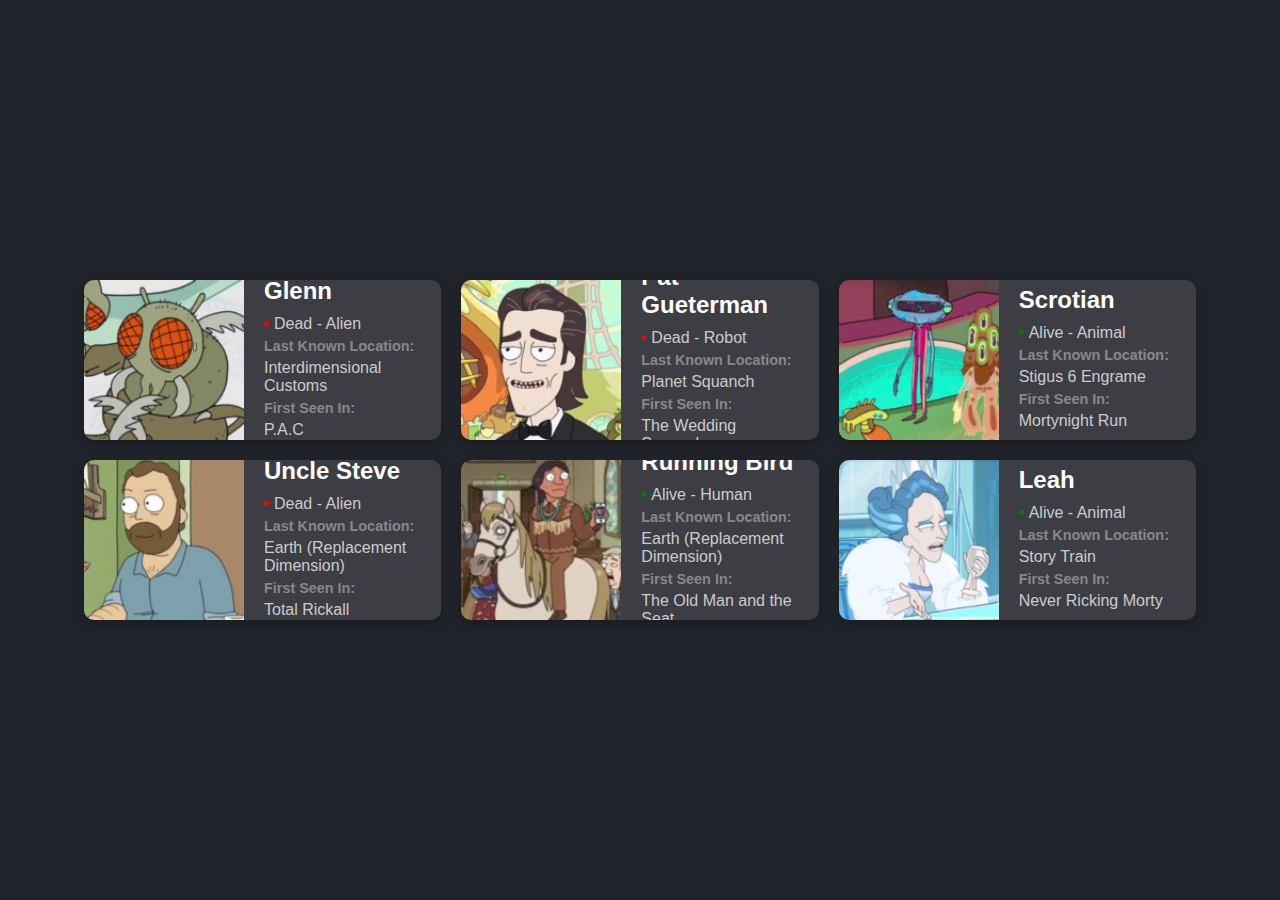
<file: Movies/index.html>
<!DOCTYPE html>
<html lang="en">
<head>
    <meta charset="UTF-8">
    <meta name="viewport" content="width=device-width, initial-scale=1.0">
    <title>Character Cards</title>
    <link rel="stylesheet" href="styles.css">
</head>
<body>
    <div class="container">
        <div class="card">
            <div class="card-content">
                <img src="Glen.png" alt="Glenn" class="character-img">
                <div class="info">
                    <h2>Glenn</h2>
                    <p><span class="status-circle dead"></span> Dead - Alien</p>
                    <p><span class="location"><strong>Last Known Location:</strong></span></p>
                    <p>Interdimensional Customs</p>
                    <p><span class="location"><strong>First Seen In:</strong></span></p>
                    <p>P.A.C</p>
                </div>
            </div>
        </div>
        <div class="card">
            <div class="card-content">
                <img src="Pat.png" alt="Pat Gueterman" class="character-img">
                <div class="info">
                    <h2>Pat Gueterman</h2>
                    <p><span class="status-circle dead"></span> Dead - Robot</p>
                    <p><span class="location"><strong>Last Known Location:</strong></span></p>
                    <p>Planet Squanch</p>
                    <p><span class="location"><strong>First Seen In:</strong></span></p>
                    <p>The Wedding Squanchers</p>
                </div>
            </div>
        </div>
        <div class="card">
            <div class="card-content">
                <img src="Scrotian.png" alt="Scrotian" class="character-img">
                <div class="info">
                    <h2>Scrotian</h2>
                    <p><span class="status-circle alive"></span> Alive - Animal</p>
                    <p><span class="location"><strong>Last Known Location:</strong></span></p>
                    <p>Stigus 6 Engrame</p>
                    <p><span class="location"><strong>First Seen In:</strong></span></p>
                    <p>Mortynight Run</p>
                </div>
            </div>
        </div>
        <div class="card">
            <div class="card-content">
                <img src="Steve.png" alt="Uncle Steve" class="character-img">
                <div class="info">
                    <h2>Uncle Steve</h2>
                    <p><span class="status-circle dead"></span> Dead - Alien</p>
                    <p><span class="location"><strong>Last Known Location:</strong></span></p>
                    <p>Earth (Replacement Dimension)</p>
                    <p><span class="location"><strong>First Seen In:</strong></span></p>
                    <p>Total Rickall</p>
                </div>
            </div>
        </div>
        <div class="card">
            <div class="card-content">
                <img src="RunningBird.png" alt="Running Bird" class="character-img">
                <div class="info">
                    <h2>Running Bird</h2>
                    <p><span class="status-circle alive"></span> Alive - Human</p>
                    <p><span class="location"><strong>Last Known Location:</strong></span></p>
                    <p>Earth (Replacement Dimension)</p>
                    <p><span class="location"><strong>First Seen In:</strong></span></p>
                    <p>The Old Man and the Seat</p>
                </div>
            </div>
        </div>
        <div class="card">
            <div class="card-content">
                <img src="Leah.png" alt="Leah" class="character-img">
                <div class="info">
                    <h2>Leah</h2>
                    <p><span class="status-circle alive"></span> Alive - Animal</p>
                    <p><span class="location"><strong>Last Known Location:</strong></span></p>
                    <p>Story Train</p>
                    <p><span class="location"><strong>First Seen In:</strong></span></p>
                    <p>Never Ricking Morty</p>
                </div>
            </div>
        </div>
    </div>
</body>
</html>
</file>
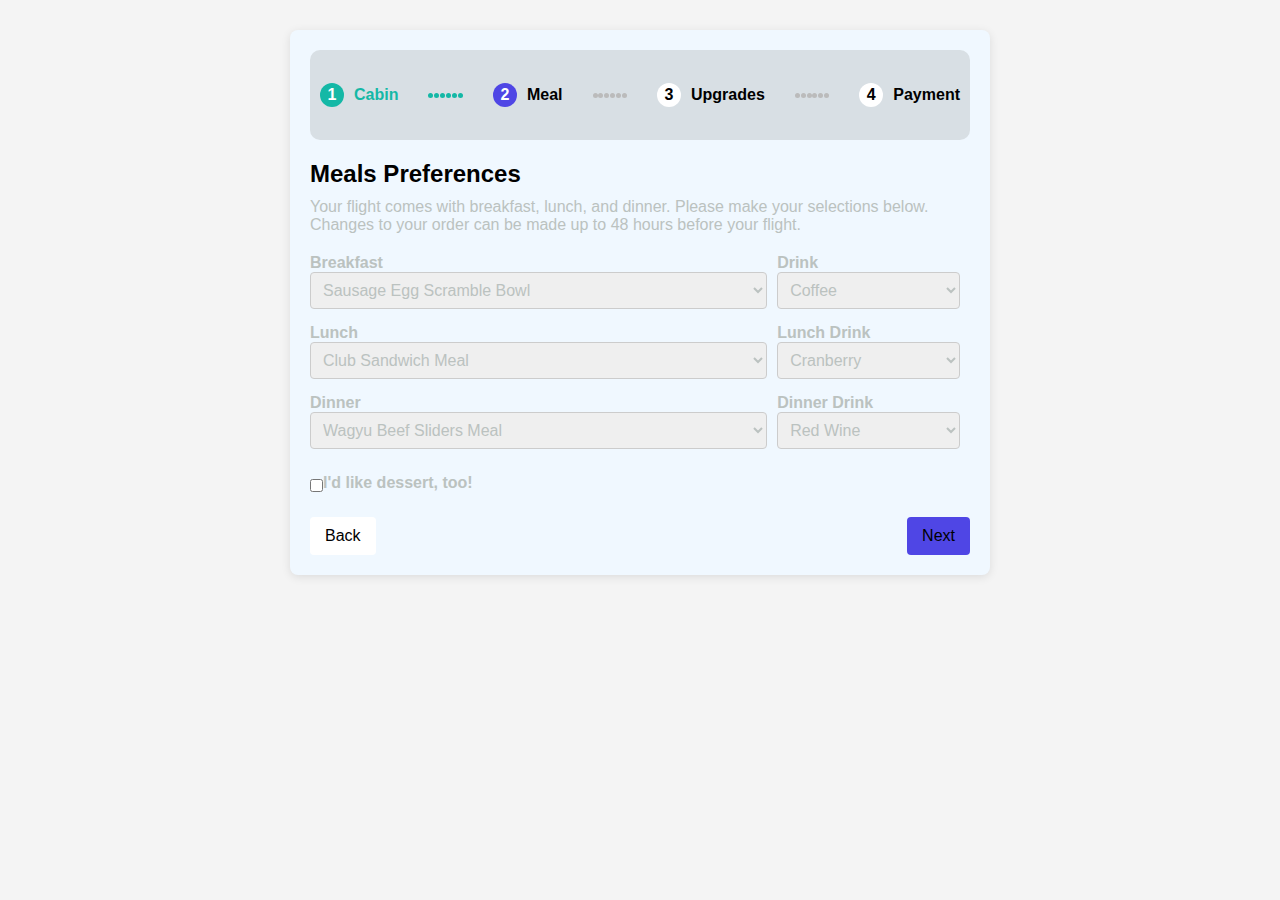
<file: Preferences/index.html>
<!DOCTYPE html>
<html lang="es">
<head>
    <meta charset="UTF-8">
    <meta name="viewport" content="width=device-width, initial-scale=1.0">
    <link rel="stylesheet" href="styles.css">
    <title>Meal Preferences</title>
</head>
<body>
    <div class="container";>
        <div class="header">
            <div class="step">
                <span class="circle">1</span>
                <span style="color: #14b8a6;">Cabin</span>
            </div>
            <div class="divider">
                <div class="dot1"></div>
                <div class="dot1"></div>
                <div class="dot1"></div>
                <div class="dot1"></div>
                <div class="dot1"></div>
                <div class="dot1"></div>
            </div>
            <div class="step active">
                <span class="circle1">2</span>
                <span>Meal</span>
            </div>
            <div class="divider">
                <div class="dot"></div>
                <div class="dot"></div>
                <div class="dot"></div>
                <div class="dot"></div>
                <div class="dot"></div>
                <div class="dot"></div>
            </div>
            <div class="step1">
                <span class="circle2">3</span>
                <span>Upgrades</span>
            </div>
            <div class="divider">
                <div class="dot"></div>
                <div class="dot"></div>
                <div class="dot"></div>
                <div class="dot"></div>
                <div class="dot"></div>
                <div class="dot"></div>
            </div>
            <div class="step1">
                <span class="circle2">4</span>
                <span>Payment</span>
            </div>
        </div>
        <h1 style="color: black;">Meals Preferences</h1>
        <p>Your flight comes with breakfast, lunch, and dinner. Please make your selections below. Changes to your order can be made up to 48 hours before your flight.</p>
        
        <form class="meal-form">
            <div class="meal-row">
                <div class="meal-group1">
                    <label for="breakfast">Breakfast</label>
                    <select id="breakfast">
                        <option value="sausage-egg-scramble-bowl">Sausage Egg Scramble Bowl</option>
                    </select>
                </div>
                
                <div class="meal-group2">
                    <label for="drink">Drink</label>
                    <select id="drink">
                        <option value="coffee">Coffee</option>
                    </select>
                </div>
            </div>

            <div class="meal-row">
                <div class="meal-group1">
                    <label for="lunch">Lunch</label>
                    <select id="lunch">
                        <option value="club-sandwich-meal">Club Sandwich Meal</option>
                    </select>
                </div>

                <div class="meal-group2">
                    <label for="lunch-drink">Lunch Drink</label>
                    <select id="lunch-drink">
                        <option value="cranberry">Cranberry</option>
                    </select>
                </div>
            </div>

            <div class="meal-row">
                <div class="meal-group1">
                    <label for="dinner">Dinner</label>
                    <select id="dinner">
                        <option value="wagyu-beef-sliders">Wagyu Beef Sliders Meal</option>
                    </select>
                </div>

                <div class="meal-group2">
                    <label for="dinner-drink">Dinner Drink</label>
                    <select id="dinner-drink">
                        <option value="red-wine">Red Wine</option>
                    </select>
                </div>
            </div>
            
            <div class="dessert-option">
                <input type="checkbox" id="dessert">
                <label for="dessert">I'd like dessert, too!</label>
            </div>
            
            <div class="buttons">
                <button type="button" class="back-button" style="color: black;">Back</button>
                <button type="submit" class="next-button" style="color: black;">Next</button>
            </div>
        </form>
    </div>
</body>
</html>
</file>
<file: Movies/styles.css>
* {
    margin: 0;
    padding: 0;
    box-sizing: border-box;
}

body {
    font-family: Arial, sans-serif;
    background-color: #202329;
    color: #fff;
    display: flex;
    justify-content: center;
    align-items: center;
    height: 100vh;
}

.container {
    display: grid;
    grid-template-columns: repeat(3, 1fr);
    gap: 20px;
    width: 90%; /* Cambiado de max-width a width */
    padding: 20px;
}

.card {
    background-color: #3c3e44;
    border-radius: 10px;
    overflow: hidden;
    box-shadow: 0 4px 8px rgba(0, 0, 0, 0.2);
    display: flex;
    align-items: center;
}

.card-content {
    display: flex;
    width: 100%;
    height: 160px;
    align-items: center;
}

.character-img {
    height: 160px;
    width: 160px;
    object-fit: cover; /* Asegura que la imagen cubra el cuadrado sin distorsionarse */
}

.info {
    padding: 20px;
    flex-grow: 1;
    display: flex; /* Usar flexbox para centrar elementos */
    flex-direction: column; /* Organiza elementos en columna */
    justify-content: center; /* Centra verticalmente los elementos */
}

h2 {
    margin-bottom: 10px;
    font-size: 1.5em;
}

p {
    margin-bottom: 5px;
    color: #ccc;
    display: flex; /* Usar flexbox en párrafos */
    align-items: center; /* Centra verticalmente el texto y el círculo */
}

.status-circle {
    display: inline-block;
    width: 5px;
    height: 5px;
    border-radius: 50%;
    margin-right: 5px;
}

.dead {
    background-color: red;
}

.alive {
    background-color: green;
}

/* Nuevos estilos para la ubicación y la primera vista */
.location {
    color: #888; /* Color gris más fuerte */
    font-size: 0.9em; /* Tamaño de letra más pequeño */
}
</file>
<file: Preferences/styles.css>
* {
    box-sizing: border-box;
    margin: 0;
    padding: 0;
    color: #bbc2c0;
}

body {
    font-family: Arial, sans-serif;
    background-color: #f4f4f4;
    color: #333;
}

span {
    color: black;
}

.container {
    width: 700px;
    margin: 30px auto;
    background: #f0f8ff;
    border-radius: 8px;
    padding: 20px;
    box-shadow: 0 2px 10px rgba(0, 0, 0, 0.1);
}

.header {
    background-color: #d8dfe4;
    display: flex;
    justify-content: space-between;
    margin-bottom: 20px;
    border-radius: 10px;
}

.step, .step1 {
    display: flex;
    align-items: center;
    padding: 10px;
    border-radius: 4px;
    flex: 1;
    text-align: center;
    font-weight: bold;
    justify-content: center;
    position: relative;
}



.step.active {
    color: #fff;
}

.circle, .circle1, .circle2 {
    color: black;
    font-size: 16px;
    font-weight: bold;
    color: #fff;
    background-color: #4f46e5;
    border-radius: 50%;
    width: 24px;
    height: 24px;
    display: inline-flex;
    justify-content: center;
    align-items: center;
    margin-right: 10px;
}

.circle2 {
    display: inline-flex;
    justify-content: center;
    color: black;
    background-color: white;
    align-items: center;
}

.circle{
    background-color: #14b8a6;
}

.divider {
    width: 30px;
    height: 2px;
    margin: 0 10px;
}

h1 {
    font-size: 24px;
    margin: 10px 0;
    color: black;
}

p {
    margin-bottom: 20px;
}

.meal-form {
    display: flex;
    flex-direction: column;
}

.meal-row {
    display: flex;
    justify-content: space-between;
    margin-bottom: 15px;
}

.meal-group1 {
    flex: 5;
    margin-right: 10px;
}

.meal-group2 {
    flex: 2;
    margin-right: 10px;
}


label {
    margin-bottom: 5px;
    font-weight: bold;
}

select {
    width: 100%;
    padding: 8px;
    border-radius: 4px;
    border: 1px solid #ccc;
    font-size: 16px;
}

.dessert-option {
    display: flex;
    align-items: center;
    margin-top: 10px;
}

.buttons {
    display: flex;
    justify-content: space-between;
    margin-top: 20px;
}

.back-button, .next-button {
    padding: 10px 15px;
    border: none;
    border-radius: 4px;
    cursor: pointer;
    font-size: 16px;
}

.back-button {
    background: #fff;
    color: #333;
}

.next-button {
    background: #4f46e5;
    color: white;
}

.divider {
    display: flex;
    justify-content: space-between; 
    align-items: center; 
    width: 200px; 
    height: 50px;
    margin: 20px;
}

.dot, .dot1 {
    width: 5px;
    height: 5px;
    background-color: #bbb; /* Color de las bolitas */
    border-radius: 50%; /* Hace que sean redondas */
}

.dot1 {
    background-color: #14b8a6;
}
</file>
